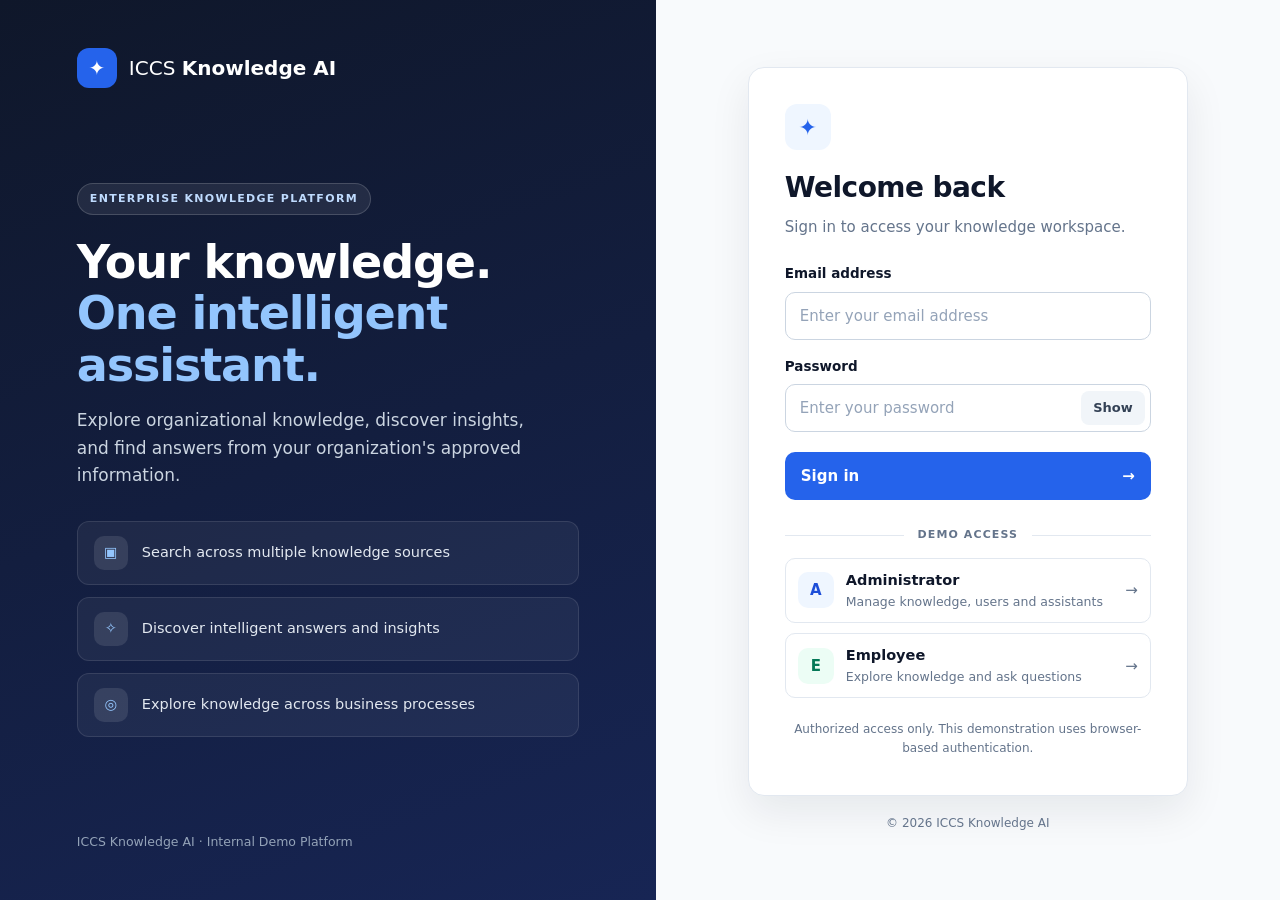
<file: index.html>
<!DOCTYPE html>
<html lang="en">
<head>
  <meta charset="UTF-8" />
  <meta name="viewport" content="width=device-width, initial-scale=1.0" />

  <title>ICCS Knowledge AI | Login</title>

  <meta
    name="description"
    content="ICCS Universal AI Knowledge Assistant"
  />

  <link rel="stylesheet" href="css/login.css" />
  </head>

<body>

  <main class="login-layout">

    <!-- LEFT: BRANDING -->
    <section class="brand-panel">

      <div class="brand-logo">
        <span class="logo-icon">✦</span>
        <span>ICCS <strong>Knowledge AI</strong></span>
      </div>

      <div class="brand-content">
        <div class="eyebrow">
          ENTERPRISE KNOWLEDGE PLATFORM
        </div>

        <h1>
          Your knowledge.
          <br />
          <span>One intelligent assistant.</span>
        </h1>

        <p>
          Explore organizational knowledge, discover insights,
          and find answers from your organization's
          approved information.
        </p>

        <div class="feature-list">
          <div class="feature">
            <span class="feature-icon">▣</span>
            <span>Search across multiple knowledge sources</span>
          </div>

          <div class="feature">
            <span class="feature-icon">✧</span>
            <span>Discover intelligent answers and insights</span>
          </div>

          <div class="feature">
            <span class="feature-icon">◎</span>
            <span>Explore knowledge across business processes</span>
          </div>
        </div>
      </div>

      <div class="brand-footer">
        ICCS Knowledge AI · Internal Demo Platform
      </div>

    </section>

    <!-- RIGHT: LOGIN -->
    <section class="login-panel">

      <div class="login-card">

        <div class="mobile-brand">
          ✦ ICCS Knowledge AI
        </div>

        <div class="login-heading">
          <div class="welcome-icon">✦</div>

          <h2>Welcome back</h2>

          <p>
            Sign in to access your knowledge workspace.
          </p>
        </div>

        <form id="loginForm">

          <div class="form-group">
            <label for="email">Email address</label>

            <input
              type="email"
              id="email"
              name="email"
              placeholder="Enter your email address"
              autocomplete="username"
              required
            />
          </div>

          <div class="form-group">
            <div class="password-label">
              <label for="password">Password</label>
            </div>

            <div class="password-wrapper">
              <input
                type="password"
                id="password"
                name="password"
                placeholder="Enter your password"
                autocomplete="current-password"
                required
              />

              <button
                type="button"
                id="togglePassword"
                class="password-toggle"
                aria-label="Show password"
                aria-pressed="false"
              >
                Show
              </button>
            </div>
          </div>

          <div
            id="loginError"
            class="login-error"
            role="alert"
            aria-live="polite"
            hidden
          ></div>

          <button
            type="submit"
            id="loginButton"
            class="login-button"
          >
            <span>Sign in</span>
            <span aria-hidden="true">→</span>
          </button>

        </form>

        <div class="login-divider">
          <span>DEMO ACCESS</span>
        </div>

        <div class="demo-accounts">

          <button
            type="button"
            class="demo-account"
            data-demo="admin"
          >
            <span class="account-icon admin-icon">A</span>

            <span class="account-info">
              <strong>Administrator</strong>
              <small>Manage knowledge, users and assistants</small>
            </span>

            <span class="account-arrow">→</span>
          </button>

          <button
            type="button"
            class="demo-account"
            data-demo="employee"
          >
            <span class="account-icon employee-icon">E</span>

            <span class="account-info">
              <strong>Employee</strong>
              <small>Explore knowledge and ask questions</small>
            </span>

            <span class="account-arrow">→</span>
          </button>

        </div>

        <p class="security-note">
          Authorized access only. This demonstration
          uses browser-based authentication.
        </p>

      </div>

      <footer class="login-footer">
        © 2026 ICCS Knowledge AI
      </footer>

    </section>

  </main>

  <script src="js/auth.js"></script>
  <script src="js/login.js"></script>
  <script src="js/ui-enhance.js" defer></script>

</body>
</html>
</file>
<file: css/login.css>
:root{--navy:#0f172a;--navy2:#172554;--primary:#2563eb;--primary-d:#1d4ed8;--text:#0f172a;--muted:#64748b;--border:#e2e8f0;--ring:0 0 0 3px rgba(37,99,235,.25)}
*{box-sizing:border-box}
body{margin:0;font:15px/1.6 Inter,"Segoe UI",system-ui,sans-serif;color:var(--text);background:#f8fafc;-webkit-font-smoothing:antialiased}
button,input{font:inherit}
.login-layout{min-height:100vh;display:grid;grid-template-columns:minmax(0,1.05fr) minmax(0,1fr)}
.brand-panel{background:linear-gradient(160deg,var(--navy),var(--navy2));color:#fff;padding:48px clamp(32px,6vw,88px);display:flex;flex-direction:column;justify-content:space-between;gap:40px}
.brand-logo{display:inline-flex;align-items:center;gap:12px;align-self:flex-start;font-size:20px;font-weight:500}
.brand-logo strong{font-weight:800}
.logo-icon{width:40px;height:40px;display:grid;place-items:center;border-radius:12px;background:var(--primary);font-size:20px;margin:0}
.brand-content{max-width:540px}
.eyebrow{display:inline-block;padding:6px 12px;border-radius:999px;background:rgba(255,255,255,.08);border:1px solid rgba(255,255,255,.16);color:#bfdbfe;font-size:11px;font-weight:700;letter-spacing:.12em}
.brand-content h1{margin:22px 0 16px;font-size:clamp(32px,3.6vw,52px);line-height:1.12;font-weight:800;letter-spacing:-.025em}
.brand-content h1 span{color:#93c5fd}
.brand-content p{margin:0;color:#cbd5e1;font-size:17px;max-width:480px}
.feature-list{margin-top:32px;display:grid;gap:12px}
.feature{display:flex;align-items:center;gap:14px;padding:14px 16px;background:rgba(255,255,255,.05);border:1px solid rgba(255,255,255,.1);border-radius:12px;font-size:14.5px;color:#e2e8f0}
.feature-icon{width:34px;height:34px;flex:none;display:grid;place-items:center;border-radius:10px;background:rgba(255,255,255,.1);color:#93c5fd}
.brand-footer{font-size:12.5px;color:#94a3b8}
.login-panel{padding:32px;display:flex;flex-direction:column;align-items:center;justify-content:center;gap:18px}
.login-card{width:min(100%,440px);background:#fff;border:1px solid var(--border);border-radius:16px;padding:36px;box-shadow:0 16px 40px rgba(15,23,42,.08)}
.mobile-brand{display:none;font-weight:800;margin-bottom:20px}
.welcome-icon{width:46px;height:46px;display:grid;place-items:center;border-radius:12px;background:#eff6ff;color:var(--primary);font-size:22px}
.login-heading h2{margin:16px 0 4px;font-size:28px;font-weight:800;letter-spacing:-.02em}
.login-heading p{margin:0 0 24px;color:var(--muted)}
.form-group{margin:16px 0}
.form-group label{display:block;margin-bottom:7px;font-size:13.5px;font-weight:600}
.form-group input{width:100%;min-height:46px;padding:11px 14px;border:1px solid #cbd5e1;border-radius:10px;background:#fff;color:var(--text);outline:none;transition:border-color .15s,box-shadow .15s}
.form-group input::placeholder{color:#94a3b8}
.form-group input:focus{border-color:var(--primary);box-shadow:var(--ring)}
.form-group input[aria-invalid="true"]{border-color:#dc2626}
.password-wrapper{position:relative}
.password-wrapper input{padding-right:80px}
.password-toggle{position:absolute;right:6px;top:50%;transform:translateY(-50%);min-height:34px;border:0;background:#f1f5f9;color:#334155;padding:0 12px;border-radius:8px;font-size:13px;font-weight:600;cursor:pointer}
.password-toggle:hover{background:#e2e8f0}
.login-error{margin-top:12px;padding:11px 13px;border-radius:10px;font-size:13.5px;background:#fef2f2;color:#b91c1c;border:1px solid #fecaca}
.login-error[hidden]{display:none}
.login-error::before{content:"⚠ "}
.login-button{width:100%;min-height:48px;margin-top:20px;padding:0 16px;border:0;border-radius:10px;display:flex;justify-content:space-between;align-items:center;background:var(--primary);color:#fff;font-weight:700;cursor:pointer;transition:background .15s,box-shadow .15s}
.login-button:hover{background:var(--primary-d);box-shadow:0 6px 16px rgba(37,99,235,.3)}
.login-button:disabled{opacity:.6;cursor:wait}
.login-divider{display:flex;align-items:center;gap:14px;margin:26px 0 14px;color:#64748b;font-size:11px;font-weight:700;letter-spacing:.1em}
.login-divider::before,.login-divider::after{content:"";flex:1;height:1px;background:var(--border)}
.demo-accounts{display:grid;gap:10px}
.demo-account{display:flex;align-items:center;gap:12px;min-height:56px;padding:10px 12px;text-align:left;background:#fff;border:1px solid var(--border);border-radius:10px;cursor:pointer;transition:border-color .15s,background .15s}
.demo-account:hover{border-color:#93c5fd;background:#f8fbff}
.account-icon{width:36px;height:36px;flex:none;display:grid;place-items:center;border-radius:10px;font-weight:700}
.admin-icon{background:#eff6ff;color:#1d4ed8}
.employee-icon{background:#ecfdf5;color:#047857}
.account-info{display:grid;flex:1;min-width:0}
.account-info strong{font-size:14.5px;color:var(--text)}
.account-info small{color:var(--muted);font-size:12.5px}
.account-arrow{color:#64748b;transition:transform .15s}
.demo-account:hover .account-arrow{transform:translateX(3px)}
.security-note{margin:22px 0 0;font-size:12px;color:#64748b;text-align:center}
.login-footer{font-size:12px;color:#64748b;text-align:center}
:focus-visible{outline:2px solid var(--primary);outline-offset:2px}
@media(max-width:900px){.login-layout{display:block}.brand-panel{display:none}.login-panel{min-height:100vh;padding:20px}.mobile-brand{display:block}.login-card{padding:26px}}
@media(prefers-reduced-motion:reduce){*{transition:none!important}}
</file>
<file: css/admin.css>
:root {
    --bg: #f6f8fc;
    --surface: #ffffff;
    --text: #17243b;
    --muted: #748198;
    --border: #e6ebf2;
    --primary: #4f46e5;
    --sidebar: #111b31;
  }
  
  * { box-sizing: border-box; }
  body { margin: 0; font-family: Inter, "Segoe UI", Arial, sans-serif; background: var(--bg); color: var(--text); }
  button, input, select { font: inherit; }
  button { cursor: pointer; }
  .admin-layout { min-height: 100vh; display: flex; }
  
  .sidebar {
    width: 260px;
    background: var(--sidebar);
    color: white;
    position: fixed;
    inset: 0 auto 0 0;
    display: flex;
    flex-direction: column;
    z-index: 10;
  }
  
  .brand { display: flex; gap: 12px; align-items: center; padding: 28px 20px; }
  .brand-logo { background: #5c55e8; border-radius: 12px; padding: 12px; font-size: 22px; }
  .brand strong, .brand small { display: block; }
  .brand small { font-size: 11px; color: #aebbd0; margin-top: 4px; }
  .sidebar nav { flex: 1; overflow-y: auto; padding: 10px; }
  .nav-heading { font-size: 10px; color: #8595b1; letter-spacing: 1.4px; margin: 23px 12px 10px; }
  .nav-link { width: 100%; padding: 13px 14px; background: transparent; border: 0; color: #b4bfd3; border-radius: 10px; text-align: left; margin-bottom: 4px; }
  .nav-link:hover, .nav-link.active { background: #293753; color: white; }
  .logout-btn { margin: 16px; border: 0; border-radius: 10px; padding: 13px; background: #293753; color: white; }
  
  .workspace { margin-left: 260px; width: calc(100% - 260px); min-width: 0; }
  .topbar { height: 76px; padding: 0 32px; background: white; border-bottom: 1px solid var(--border); display: flex; align-items: center; gap: 20px; }
  .topbar-title { flex: 1; font-weight: 600; }
  .menu-btn { background: transparent; border: 0; font-size: 23px; }
  .admin-avatar { width: 40px; height: 40px; display: grid; place-items: center; border-radius: 12px; background: #e0e7ff; color: #4338ca; font-weight: bold; }
  main { padding: 34px; max-width: 1600px; margin: auto; }
  .page { display: none; }
  .page.active { display: block; }
  .page-heading { display: flex; justify-content: space-between; align-items: center; gap: 15px; margin-bottom: 25px; }
  h1 { margin: 8px 0; font-size: clamp(25px, 3vw, 34px); }
  h2 { font-size: 18px; }
  p { color: var(--muted); line-height: 1.6; }
  .eyebrow { color: var(--primary); font-size: 11px; font-weight: 800; letter-spacing: 1.4px; }
  
  .primary-btn { background: var(--primary); color: white; padding: 12px 18px; border: 0; border-radius: 10px; font-weight: 600; }
  .stats-grid { display: grid; grid-template-columns: repeat(4, 1fr); gap: 18px; margin-bottom: 24px; }
  .stat-card, .panel { background: var(--surface); border: 1px solid var(--border); border-radius: 17px; padding: 24px; }
  .stat-card span, .stat-card small { display: block; color: var(--muted); font-size: 13px; }
  .stat-card strong { display: block; font-size: 30px; margin: 15px 0; }
  .dashboard-grid { display: grid; grid-template-columns: 1.2fr 1fr; gap: 20px; }
  .action-grid { display: grid; grid-template-columns: 1fr 1fr; gap: 12px; }
  .action-grid button { background: #f2f5fb; color: var(--text); border: 1px solid var(--border); border-radius: 10px; padding: 16px; text-align: left; }
  .status-row { display: flex; justify-content: space-between; padding: 13px 0; border-bottom: 1px solid var(--border); gap: 15px; }
  .status-row strong { font-size: 13px; }
  .table-wrap { overflow-x: auto; }
  table { border-collapse: collapse; width: 100%; text-align: left; }
  th, td { padding: 15px; border-bottom: 1px solid var(--border); font-size: 13px; }
  th { color: var(--muted); background: #f8faff; }
  td button { padding: 7px 10px; border: 1px solid var(--border); border-radius: 7px; background: white; margin-right: 5px; }
  input, select, textarea { padding: 12px; border: 1px solid var(--border); border-radius: 9px; background: white; color: var(--text); width: 100%; }
  .filter-row { display: flex; gap: 12px; margin-bottom: 18px; }
  .filter-row select { max-width: 200px; }
  .record { border-bottom: 1px solid var(--border); padding: 17px 0; }
  .record strong { display: block; margin-bottom: 7px; }
  .record small { color: var(--muted); }
  .record button { margin: 8px 8px 0 0; padding: 7px 12px; border: 1px solid var(--border); background: white; border-radius: 8px; }
  .form-grid { display: grid; gap: 18px; max-width: 650px; }
  .form-grid label, #editorFields label { display: grid; gap: 8px; font-size: 13px; font-weight: 600; }
  .notice { background: #f3f5ff; padding: 14px; border-radius: 10px; }
  dialog { border: 1px solid var(--border); border-radius: 18px; width: min(520px, 95vw); padding: 28px; box-shadow: 0 20px 80px #0002; }
  dialog::backdrop { background: #10182888; }
  #editorFields { display: grid; gap: 14px; margin: 20px 0; }
  .dialog-actions { display: flex; justify-content: flex-end; gap: 10px; }
  .dialog-actions button { padding: 11px 18px; border-radius: 9px; }
  .toast { position: fixed; right: 24px; bottom: 24px; background: #17243b; color: white; padding: 14px 20px; border-radius: 10px; opacity: 0; pointer-events: none; transition: opacity .2s; }
  .toast.show { opacity: 1; }
  body.compact .stat-card, body.compact .panel { padding: 15px; }
  @media (max-width: 1100px) {
    .stats-grid { grid-template-columns: repeat(2, 1fr); }
    .dashboard-grid { grid-template-columns: 1fr; }
  }
  @media (max-width: 760px) {
    .sidebar { transform: translateX(-100%); transition: transform .25s; }
    .sidebar.open { transform: translateX(0); }
    .workspace { margin-left: 0; width: 100%; }
    main { padding: 18px; }
    .topbar { padding: 0 18px; }
    .page-heading { flex-direction: column; align-items: flex-start; }
    .filter-row { flex-direction: column; }
    .filter-row select { max-width: none; }
  }
  @media (max-width: 480px) { .stats-grid, .action-grid { grid-template-columns: 1fr; } }
  
/* Knowledge intelligence enhancements */
.intelligence-stats{margin:18px 0}.insight-list{margin:12px 0 24px}.insight-row{padding:9px 12px;border-bottom:1px solid var(--border,#d8dfe8);overflow-wrap:anywhere}
.smart-tools{margin:20px 0}.tool-grid{display:grid;grid-template-columns:repeat(auto-fit,minmax(170px,1fr));gap:12px;margin:16px 0}.tool-grid label{display:grid;gap:6px}.tool-grid input,.tool-grid select{width:100%;padding:10px;border:1px solid #cbd5e1;border-radius:8px;background:transparent;color:inherit}.tool-actions{display:flex;gap:8px;flex-wrap:wrap;margin:12px 0}.tool-output{padding:15px;border:1px solid #cbd5e1;border-radius:10px;white-space:pre-wrap;line-height:1.6;max-height:450px;overflow:auto}.language-select{display:flex;align-items:center;gap:12px;padding:10px}.message details{margin-top:10px}.message blockquote{border-left:3px solid #64748b;padding-left:10px;max-height:160px;overflow:auto}.message button{margin:8px 6px 0 0;padding:5px 10px;border-radius:7px;border:1px solid #94a3b8;background:transparent;color:inherit;cursor:pointer}
</file>
<file: css/tokens.css>
/* Shared design tokens (light + dark). Load AFTER page CSS so these win. */
:root{
  --font:Inter,"Segoe UI",system-ui,-apple-system,sans-serif;
  --font-head:Inter,"Segoe UI",system-ui,sans-serif;
  --primary:#2563eb;--primary-dark:#1d4ed8;--primary-soft:#eff6ff;
  --success:#059669;--warning:#b45309;--error:#dc2626;
  --bg:#f8fafc;--surface:#fff;--surface-soft:#f1f5f9;
  --text:#0f172a;--muted:#64748b;--border:#e2e8f0;
  --sidebar:#0f172a;
  --s1:4px;--s2:8px;--s3:12px;--s4:16px;--s5:24px;--s6:32px;
  --r1:8px;--r2:12px;--r3:16px;
  --sh1:0 1px 2px rgba(15,23,42,.06);--sh2:0 8px 24px rgba(15,23,42,.10);
  --ring:0 0 0 3px rgba(37,99,235,.25);
  --t:.16s ease;
}
body.dark{
  --primary:#60a5fa;--primary-dark:#3b82f6;--primary-soft:#172554;
  --bg:#0b1220;--surface:#111b2e;--surface-soft:#18243a;
  --text:#e8eefb;--muted:#9fb0c8;--border:#24344f;--sidebar:#070d1a;
  --sh1:none;--sh2:0 8px 24px rgba(0,0,0,.4);--ring:0 0 0 3px rgba(96,165,250,.35);
}
</file>
<file: css/ui.css>
/* Shared component styles for Admin + Employee portals. Visual only. */
body{font-family:var(--font);background:var(--bg);color:var(--text);-webkit-font-smoothing:antialiased;line-height:1.55}
h1,h2,h3,h4{font-family:var(--font-head);letter-spacing:-.015em;color:var(--text)}
p{color:var(--muted)}
.page-heading h2,.welcome h2,.page>div>h2:first-child{font-size:clamp(22px,2.6vw,30px);font-weight:800;margin:6px 0}
h2{font-size:18px}h3{font-size:15px}
.eyebrow{color:var(--primary);font-weight:700;letter-spacing:.12em;font-size:11px}
:focus-visible{outline:2px solid var(--primary);outline-offset:2px}
input:focus-visible,select:focus-visible,textarea:focus-visible{outline:none}
.sr-only{position:absolute;width:1px;height:1px;overflow:hidden;clip:rect(0 0 0 0);white-space:nowrap}

/* Sidebar */
.sidebar{background:var(--sidebar)}
.brand-logo,.brand-icon{background:var(--primary);color:#fff;border-radius:var(--r2);width:40px;height:40px;padding:0;display:grid;place-items:center;font-size:20px}
.nav-heading,.nav-label{color:#8fa1bf;font-weight:700;letter-spacing:.12em;font-size:11px}
.nav-link,.nav-item{position:relative;color:#c3cee0;font-size:14px;font-weight:500;min-height:44px;transition:background var(--t),color var(--t)}
.nav-link:hover,.nav-item:hover{background:rgba(255,255,255,.07);color:#fff}
.nav-link.active,.nav-item.active{background:rgba(37,99,235,.28);color:#fff;font-weight:600;box-shadow:none}
.nav-link.active::before,.nav-item.active::before{content:"";position:absolute;left:0;top:10px;bottom:10px;width:3px;border-radius:3px;background:#93c5fd}
.logout-btn{min-height:44px;background:rgba(255,255,255,.08);transition:background var(--t)}
.logout-btn:hover{background:rgba(220,38,38,.35)}

/* Topbar */
.topbar{background:var(--surface);border-bottom:1px solid var(--border);position:sticky;top:0;z-index:9}
.topbar-title,.breadcrumb{font-size:15px;font-weight:600;margin:0;flex:1;color:var(--text);letter-spacing:0}
.menu-btn,.icon-btn{min-width:44px;min-height:44px;border-radius:var(--r1);color:var(--text);background:transparent;border:1px solid transparent;transition:background var(--t)}
.menu-btn:hover,.icon-btn:hover{background:var(--surface-soft)}
.admin-avatar,.avatar{background:var(--primary-soft);color:var(--primary)}
main{padding:32px clamp(16px,3vw,40px)}

/* Cards */
.panel,.stat-card,.article-card,.chat-panel,.chat-sidebar,.record,.welcome{background:var(--surface);border:1px solid var(--border);border-radius:var(--r2);box-shadow:var(--sh1);color:var(--text)}
.stat-card,.article-card{transition:box-shadow var(--t),border-color var(--t)}
.stat-card:hover,.article-card:hover{box-shadow:var(--sh2);border-color:#bfdbfe}
.notice{background:var(--primary-soft);border:1px solid var(--border);border-radius:var(--r1);color:var(--text)}

/* Buttons */
.primary-btn,.secondary-btn,.suggestion,.conversation-btn{min-height:40px;border-radius:var(--r1);font-weight:600;transition:background var(--t),border-color var(--t),box-shadow var(--t)}
.primary-btn{background:var(--primary);color:#fff;border:1px solid var(--primary)}
.primary-btn:hover{background:var(--primary-dark);box-shadow:var(--sh2)}
.secondary-btn,.suggestion,.conversation-btn{background:var(--surface);color:var(--text);border:1px solid var(--border)}
.secondary-btn:hover,.suggestion:hover,.conversation-btn:hover{border-color:var(--primary);background:var(--primary-soft)}
button:disabled{opacity:.5;cursor:not-allowed}

/* Forms */
input,select,textarea{background:var(--surface);color:var(--text);border:1px solid var(--border);border-radius:var(--r1);min-height:40px;transition:border-color var(--t),box-shadow var(--t)}
input:focus,select:focus,textarea:focus{border-color:var(--primary);box-shadow:var(--ring)}
input::placeholder,textarea::placeholder{color:var(--muted)}
label{font-weight:600;font-size:13px}

/* Tables */
.table-wrap{overflow-x:auto;border:1px solid var(--border);border-radius:var(--r2);background:var(--surface)}
table{border-collapse:separate;border-spacing:0;width:100%}
th{background:var(--surface-soft);color:var(--muted);font-size:11px;text-transform:uppercase;letter-spacing:.08em;font-weight:700;padding:12px 16px;border-bottom:1px solid var(--border);white-space:nowrap}
td{padding:13px 16px;border-bottom:1px solid var(--border);font-size:14px;color:var(--text)}
tbody tr:hover{background:var(--surface-soft)}
tbody tr:last-child td{border-bottom:0}

/* Chat */
.message{border-radius:var(--r2);line-height:1.65;overflow-wrap:anywhere}
.message.user{background:var(--primary);color:#fff;border-bottom-right-radius:4px}
.message.assistant{background:var(--surface-soft);color:var(--text);border:1px solid var(--border);border-bottom-left-radius:4px}
.message small{display:block;margin-top:8px;color:var(--muted)}
.message.user small{color:#dbeafe}
.message .copy-btn{margin:10px 0 0;min-height:32px;font-size:12px;color:var(--muted);border:1px solid var(--border);background:var(--surface)}
.message .copy-btn:hover{color:var(--primary);border-color:var(--primary)}
.chat-composer{background:var(--surface);border-top:1px solid var(--border);gap:8px}
.chat-composer input{flex:1;min-width:0}

/* Dialog + toast */
dialog{border:1px solid var(--border);border-radius:var(--r3);background:var(--surface);color:var(--text);box-shadow:var(--sh2)}
dialog::backdrop{background:rgba(15,23,42,.55)}
.toast{background:var(--sidebar);color:#fff;border-radius:var(--r1);box-shadow:var(--sh2)}

/* Mobile drawer scrim */
.scrim{display:none;position:fixed;inset:0;background:rgba(15,23,42,.5);z-index:15}
@media(max-width:760px){
  body.nav-open .scrim{display:block}
  body.nav-open{overflow:hidden}
  .sidebar{z-index:20}
  .stat-card,.panel{padding:16px}
  button,select,input{min-height:44px}
  .chat-composer{position:sticky;bottom:0}
}
@media(prefers-reduced-motion:reduce){*,*::before,*::after{animation:none!important;transition:none!important;scroll-behavior:auto}}

/* Topbar link buttons + flexible stat grid */
a.secondary-btn{display:inline-flex;align-items:center;justify-content:center;gap:6px;padding:0 14px;text-decoration:none;white-space:nowrap;font-size:14px}
a.secondary-btn[hidden]{display:none}
.topbar{gap:12px}
.stats-grid{grid-template-columns:repeat(auto-fit,minmax(210px,1fr))}
@media(max-width:480px){a.secondary-btn.topbar-link{padding:0 10px;font-size:13px}.topbar-title,.breadcrumb{font-size:13px}}
</file>
<file: css/user.css>
:root {
    --bg: #f6f8fc;
    --surface: #ffffff;
    --surface-soft: #f1f5fb;
    --text: #17243b;
    --muted: #728096;
    --border: #e6ebf2;
    --primary: #4f46e5;
    --primary-dark: #4338ca;
    --sidebar: #111b31;
    --shadow: 0 8px 32px rgba(25, 38, 65, .045);
  }
  
  body.dark {
    --bg: #0d1423;
    --surface: #172236;
    --surface-soft: #202e45;
    --text: #edf3ff;
    --muted: #a1aec1;
    --border: #2a3a51;
    --shadow: none;
  }
  
  * { box-sizing: border-box; }
  
  body {
    margin: 0;
    background: var(--bg);
    color: var(--text);
    font-family: Inter, "Segoe UI", Arial, sans-serif;
  }
  
  button, input, select, textarea { font: inherit; }
  button { cursor: pointer; }
  button:focus-visible, input:focus-visible, select:focus-visible, textarea:focus-visible {
    outline: 3px solid #a5b4fc;
    outline-offset: 2px;
  }
  
  .app-layout { display: flex; min-height: 100vh; }
  
  .sidebar {
    width: 258px;
    background: var(--sidebar);
    color: white;
    display: flex;
    flex-direction: column;
    position: fixed;
    inset: 0 auto 0 0;
    z-index: 20;
  }
  
  .brand { display: flex; align-items: center; gap: 12px; padding: 28px 22px; }
  .brand-icon { background: #625cf0; padding: 12px; border-radius: 14px; font-size: 24px; }
  .brand strong { display: block; font-size: 20px; }
  .brand small { display: block; color: #a7b4ce; font-size: 11px; margin-top: 4px; }
  .navigation { padding: 8px 12px; flex: 1; overflow-y: auto; }
  .nav-label { font-size: 10px; letter-spacing: 1.5px; color: #788ba9; margin: 25px 12px 10px; }
  
  .nav-item {
    width: 100%;
    background: transparent;
    border: 0;
    color: #aebbd0;
    padding: 12px 14px;
    border-radius: 10px;
    display: flex;
    gap: 13px;
    text-align: left;
    margin: 3px 0;
    align-items: center;
  }
  
  .nav-item:hover, .nav-item.active { background: #293753; color: white; }
  .nav-item.active { box-shadow: inset 3px 0 #818cf8; }
  .sidebar-footer { padding: 20px; border-top: 1px solid #293753; }
  .logout-btn { width: 100%; padding: 12px; background: #26334d; color: white; border: 0; border-radius: 10px; }
  
  .main-shell { margin-left: 258px; width: calc(100% - 258px); min-width: 0; }
  .topbar {
    height: 76px;
    display: flex;
    align-items: center;
    padding: 0 35px;
    background: var(--surface);
    border-bottom: 1px solid var(--border);
    gap: 20px;
  }
  .breadcrumb { font-size: 14px; font-weight: 600; flex: 1; }
  .topbar-actions { display: flex; align-items: center; gap: 16px; }
  .icon-btn { background: transparent; color: var(--text); border: 0; font-size: 22px; }
  .avatar { width: 38px; height: 38px; background: #e0e7ff; color: #4338ca; border-radius: 12px; display: grid; place-items: center; font-weight: 700; }
  
  main { padding: 34px; max-width: 1550px; margin: auto; }
  .page { display: none; }
  .page.active { display: block; }
  .welcome { display: flex; justify-content: space-between; align-items: center; gap: 20px; margin-bottom: 28px; }
  .eyebrow { color: var(--primary); font-size: 11px; letter-spacing: 1.5px; font-weight: 800; }
  h1 { font-size: clamp(24px, 3vw, 34px); letter-spacing: -.8px; margin: 10px 0; }
  h2 { font-size: 18px; }
  h3 { font-size: 14px; }
  p { color: var(--muted); line-height: 1.6; }
  .page-heading { margin-bottom: 28px; }
  
  .primary-btn, .secondary-btn {
    border: 0;
    padding: 12px 18px;
    border-radius: 10px;
    font-weight: 600;
  }
  .primary-btn { background: var(--primary); color: white; }
  .primary-btn:hover { background: var(--primary-dark); }
  .secondary-btn { background: var(--surface-soft); color: var(--text); border: 1px solid var(--border); }
  
  .stats-grid { display: grid; grid-template-columns: repeat(4, 1fr); gap: 18px; margin-bottom: 22px; }
  .stat-card, .panel {
    background: var(--surface);
    border: 1px solid var(--border);
    border-radius: 18px;
    padding: 24px;
    box-shadow: var(--shadow);
  }
  .stat-card span, .stat-card small { display: block; color: var(--muted); }
  .stat-card span { font-size: 13px; }
  .stat-card strong { display: block; font-size: 30px; margin: 15px 0; }
  .stat-card small { font-size: 12px; }
  .content-grid { display: grid; grid-template-columns: 1.2fr 1fr; gap: 20px; }
  .panel-heading h2 { margin: 0; }
  .panel-heading p { margin-top: 5px; font-size: 13px; }
  .action-grid { display: grid; grid-template-columns: repeat(2, 1fr); gap: 12px; margin-top: 24px; }
  .action-grid button, .suggestion {
    background: var(--surface-soft);
    color: var(--text);
    border: 1px solid var(--border);
    border-radius: 12px;
    padding: 18px;
    text-align: left;
  }
  .action-grid button:hover, .suggestion:hover { border-color: var(--primary); }
  .suggestions { display: grid; gap: 10px; margin-top: 20px; }
  
  .chat-layout { display: grid; grid-template-columns: 240px minmax(0,1fr); gap: 18px; height: min(70vh, 700px); min-height: 450px; }
  .chat-sidebar, .chat-panel { background: var(--surface); border: 1px solid var(--border); border-radius: 16px; }
  .chat-sidebar { padding: 18px; overflow: auto; }
  .chat-sidebar h3 { margin-top: 24px; }
  .chat-panel { display: flex; flex-direction: column; overflow: hidden; }
  .chat-messages { flex: 1; overflow-y: auto; padding: 24px; display: flex; flex-direction: column; gap: 16px; }
  .message { max-width: 82%; padding: 14px 18px; border-radius: 15px; line-height: 1.65; white-space: pre-wrap; overflow-wrap: anywhere; }
  .message.user { align-self: flex-end; background: var(--primary); color: white; }
  .message.assistant { align-self: flex-start; background: var(--surface-soft); }
  .message small { display: block; margin-top: 10px; opacity: .7; }
  .chat-composer { display: flex; gap: 10px; padding: 18px; border-top: 1px solid var(--border); }
  .chat-composer input { flex: 1; min-width: 0; }
  .conversation-btn { width: 100%; border: 0; background: transparent; color: var(--text); padding: 12px; text-align: left; border-radius: 9px; }
  .conversation-btn:hover { background: var(--surface-soft); }
  
  input, select, textarea {
    background: var(--surface);
    color: var(--text);
    border: 1px solid var(--border);
    border-radius: 10px;
    padding: 12px 14px;
    width: 100%;
  }
  .search-input { margin-bottom: 22px; }
  .article-grid { display: grid; grid-template-columns: repeat(auto-fit, minmax(250px, 1fr)); gap: 18px; }
  .article-card { background: var(--surface); border: 1px solid var(--border); border-radius: 16px; padding: 22px; }
  .article-card span { color: var(--primary); font-size: 12px; font-weight: 700; }
  .article-card h3 { font-size: 17px; margin-bottom: 8px; }
  .article-card p { font-size: 13px; }
  .form-grid { display: grid; gap: 16px; max-width: 650px; margin-bottom: 30px; }
  .form-grid label { display: grid; gap: 8px; font-size: 13px; font-weight: 600; }
  .form-grid textarea { min-height: 90px; resize: vertical; }
  .record { border: 1px solid var(--border); border-radius: 12px; padding: 15px; margin: 10px 0; }
  .record p { margin: 5px 0; font-size: 13px; }
  .toast { position: fixed; bottom: 24px; right: 24px; background: #17243b; color: white; padding: 14px 20px; border-radius: 10px; opacity: 0; pointer-events: none; transition: opacity .2s; z-index: 50; }
  .toast.show { opacity: 1; }
  
  @media (max-width: 1100px) {
    .stats-grid { grid-template-columns: repeat(2, 1fr); }
    .content-grid { grid-template-columns: 1fr; }
  }
  @media (max-width: 760px) {
    .sidebar { transform: translateX(-100%); transition: transform .25s; }
    .sidebar.open { transform: translateX(0); }
    .main-shell { margin-left: 0; width: 100%; }
    main { padding: 18px; }
    .topbar { padding: 0 18px; }
    .welcome { align-items: flex-start; flex-direction: column; }
    .chat-layout { grid-template-columns: 1fr; height: 75vh; }
    .chat-sidebar { display: none; }
  }
  @media (max-width: 480px) {
    .stats-grid, .action-grid { grid-template-columns: 1fr; }
    .stat-card, .panel { padding: 18px; }
  }
  
/* Knowledge intelligence enhancements */
.intelligence-stats{margin:18px 0}.insight-list{margin:12px 0 24px}.insight-row{padding:9px 12px;border-bottom:1px solid var(--border,#d8dfe8);overflow-wrap:anywhere}
.smart-tools{margin:20px 0}.tool-grid{display:grid;grid-template-columns:repeat(auto-fit,minmax(170px,1fr));gap:12px;margin:16px 0}.tool-grid label{display:grid;gap:6px}.tool-grid input,.tool-grid select{width:100%;padding:10px;border:1px solid #cbd5e1;border-radius:8px;background:transparent;color:inherit}.tool-actions{display:flex;gap:8px;flex-wrap:wrap;margin:12px 0}.tool-output{padding:15px;border:1px solid #cbd5e1;border-radius:10px;white-space:pre-wrap;line-height:1.6;max-height:450px;overflow:auto}.language-select{display:flex;align-items:center;gap:12px;padding:10px}.message details{margin-top:10px}.message blockquote{border-left:3px solid #64748b;padding-left:10px;max-height:160px;overflow:auto}.message button{margin:8px 6px 0 0;padding:5px 10px;border-radius:7px;border:1px solid #94a3b8;background:transparent;color:inherit;cursor:pointer}
</file>
